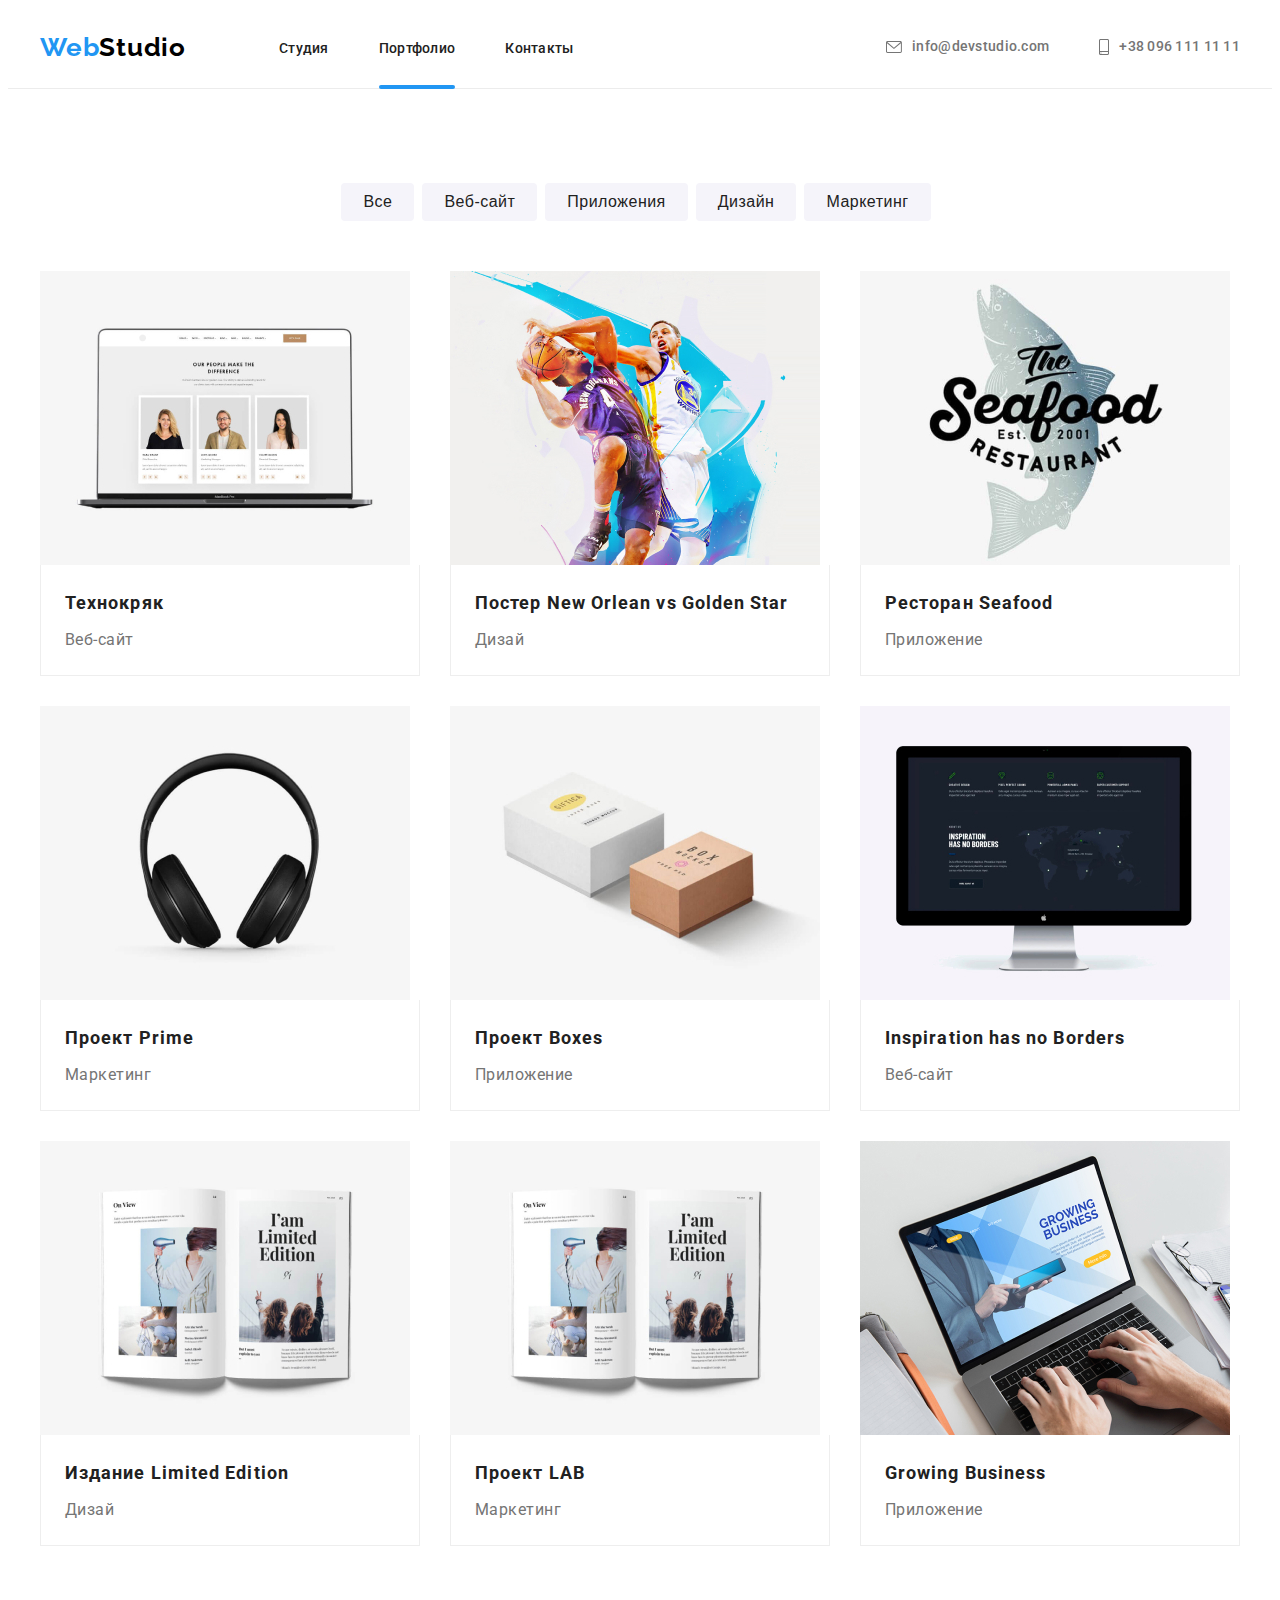
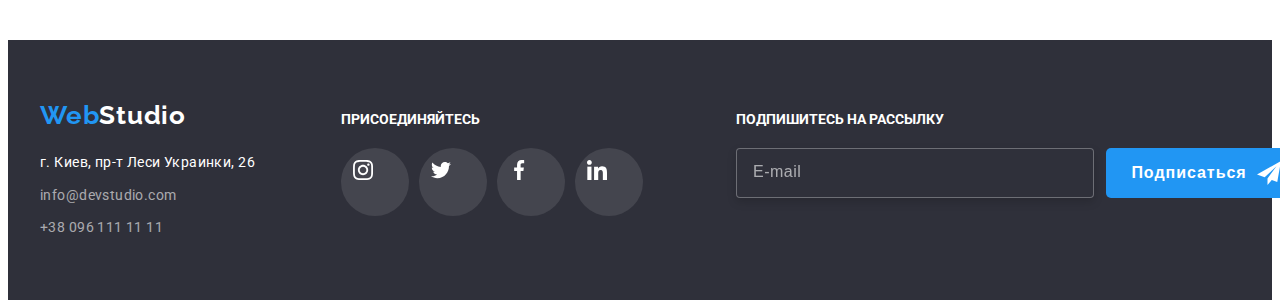
<file: portfolio.html>
<!DOCTYPE html>
<html lang="ru">

<head>
    <meta charset="UTF-8">
    <meta http-equiv="X-UA-Compatible" content="IE=edge">
    <meta name="viewport" content="width=device-width, initial-scale=1.0">
    <title lang="en">WebStudio</title>
    <link rel="preconnect" href="https://fonts.googleapis.com">
    <link rel="preconnect" href="https://fonts.gstatic.com" crossorigin>
    <link href="https://fonts.googleapis.com/css2?family=Raleway:wght@700&family=Roboto:wght@400;500;700;900&display=swap" rel="stylesheet">
    <link rel="stylesheet" href="https://cdnjs.cloudflare.com/ajax/libs/modern-normalize/1.1.0/modern-normalize.min.css"
        integrity="sha512-wpPYUAdjBVSE4KJnH1VR1HeZfpl1ub8YT/NKx4PuQ5NmX2tKuGu6U/JRp5y+Y8XG2tV+wKQpNHVUX03MfMFn9Q=="
        crossorigin="anonymous" referrerpolicy="no-referrer" />
    <link rel="stylesheet" href="./css/style.css">
</head>
<body>
<header class="header cursor">
    <div class="container header-container">
        <nav class="header-nav">
            <a href="./index.html" lang="en" class="header-first link"><span>Web</span><span
                    class="list header-second">Studio</span></a>
            <ul class="menu-list portfolio-icon-list list">
                <li class="nav-item portfolio-icon-item">
                    <a rel="nofollow" class="header-link link" href="./index.html">Студия</a>
                </li>
                <li class="nav-item">
                    <a rel="nofollow" class="header-link link current" href="./portfolio.html">Портфолио</a>
                </li>
                <li class="nav-item">
                    <a class="header-link link" href="">Контакты</a>
                </li>
            </ul>
        </nav>
        <ul class="header-conntacts list">
            <li class="nav-item">
                <a class="contact header-contact header-mail link" href="mailto:info@devstudio.com">
                    <svg class="contact-icon" width="16px" height="12px">
                        <use href="./images/icons.svg#icon-mail">
                        </use>
                    </svg>info@devstudio.com
                </a>
            </li>
            <li class="nav-item">
                <a class="contact header-contact header-tel link" href="tel:+380961111111">
                    <svg class="contact-icon" width="10px" height="16px">
                        <use href="./images/icons.svg#icon-smartphone">
                        </use>
                    </svg>
                    +38 096 111 11 11</a>
            </li>
        </ul>
    </div>
</header>
<main>
    <section class="gallery">
        <div class="container">
        <h2 class="visually-hidden">Галерея</h2>
        <ul class="list btn btn-container">     
            <li class="btn-portfolio">  
            <button class="btn btn-item btn-black btn-white btn-shadow cursor" type="button">Все</button>
            <a href="#Веб-сайт"></a>
            </li>
            <li class="btn-portfolio">
            <button class="btn btn-item btn-black btn-white btn-shadow cursor" type="button">Веб-сайт</button>
            <a href="#Приложения"></a>
            </li>
            <li class="btn-portfolio">
            <button class="btn btn-item btn-black btn-white btn-shadow cursor" type="button">Приложения</button>
            <a href="#Все"></a>
            </li>
            <li class="btn-portfolio">
            <button class="btn btn-item btn-black btn-white btn-shadow cursor" type="button">Дизайн</button>
            <a  href="#Дизайн"></a>
            </li>
            <li class="btn-portfolio">
            <button class="btn btn-item btn-black btn-white btn-shadow cursor" type="button">Маркетинг</button>
            <a href="#Маркетинг"></a>
            </li>
        </ul>
        <ul class="list gallery-list">
            <li class="gallery-item">
                <a class="link gallery-link" href="">
                    <div class="gallery-item-wrap">
                        <img class="gallery-item-icon" src="./images/1computer.jpg" alt="Computer" width="370">
                            <p class="gallery-picture-text">Технокряк это современная площадка распространения коронавируса. Компании используют
                        эту
                        платформу для цифрового
                        шпионажа и атак на защищённые сервера конкурентов.</p>
                    </div>
                    <div class="gallery-card">
                        <h3 class="gallery-title">Технокряк</h3>
                            <p class="gallery-text">Веб-сайт</p>
                    </div>
                </a>
            </li>
            <li class="gallery-item">
                <a class="link gallery-link" href="">
                    <div class="gallery-item-wrap">
                        <img src="./images/2basketball.jpg" alt="Basketball" width="370">
                            <p class="gallery-picture-text" lang="en">Lorem ipsum dolor sit amet, consectetur adipiscing elit. Suspendisse rutrum auctor enim, vitae viverra sem ultricies
                        eget. Curabitur ac scelerisque.</p>
                    </div>
                    <div class="gallery-card">
                        <h3 class="gallery-title">Постер<span lang="en"> New Orlean vs Golden Star</span></h3>
                            <p class="gallery-text">Дизай</p>
                    </div>
                </a>
            </li>
            <li class="gallery-item">
                <a class="link gallery-link" href="">
                    <div class="gallery-item-wrap">
                        <img src="./images/3seafood.jpg" alt="Seafood" width="370">
                            <p class="gallery-picture-text">Lorem ipsum dolor sit amet, consectetur adipiscing elit. Suspendisse rutrum auctor enim,
                        vitae viverra sem ultricies
                        eget. Curabitur ac scelerisque.</p>
                    </div>
                    <div class="gallery-card">
                        <h3 class="gallery-title">Ресторан <span lang="en"> Seafood</span></h3>
                            <p class="gallery-text">Приложение</p>
                    </div>
                </a>
            </li>
            <li class="gallery-item">
                <a class="link gallery-link" href="">
                    <div class="gallery-item-wrap">
                        <img src="./images/4headphones.jpg" alt="Headphones" width="370">
                            <p class="gallery-picture-text" lang="en">Lorem ipsum dolor sit amet, consectetur adipiscing elit. Suspendisse rutrum auctor enim,
                        vitae viverra sem ultricies
                        eget. Curabitur ac scelerisque.</p>
                    </div>
                    <div class="gallery-card">
                        <h3 class="gallery-title">Проект <span lang="en">Prime</span></h3>
                            <p class="gallery-text">Маркетинг</p>
                    </div>
                </a>
            </li>
            <li class="gallery-item">
                <a class="link gallery-link" href="">
                    <div class="gallery-item-wrap">
                        <img src="./images/5boxes.jpg" alt="Boxes" width="370">
                            <p class="gallery-picture-text" lang="en">Lorem ipsum dolor sit amet, consectetur adipiscing elit. Suspendisse rutrum auctor enim,
                        vitae viverra sem ultricies
                        eget. Curabitur ac scelerisque.</p>
                    </div>
                    <div class="gallery-card">
                        <h3 class="gallery-title">Проект <span lang="en">Boxes</span></h3>
                        <p class="gallery-text">Приложение</p>
                    </div>
                </a>
            </li>
            <li class="gallery-item">
                <a class="link gallery-link" href="">
                    <div class="gallery-item-wrap">
                        <img src="./images/6monitor.jpg" alt="Monitore" width="370">
                            <p class="gallery-picture-text" lang="en">Lorem ipsum dolor sit amet, consectetur adipiscing elit. Suspendisse rutrum auctor enim,
                        vitae viverra sem ultricies
                        eget. Curabitur ac scelerisque.</p>
                    </div>
                    <div class="gallery-card">
                        <h3 class="gallery-title"><span lang="en">Inspiration has no Borders</span></h3>
                        <p class="gallery-text">Веб-сайт</p>
                    </div>
                </a>
            </li>
            <li class="gallery-item">
                <a class="link gallery-link" href="">
                    <div class="gallery-item-wrap">
                        <img src="./images/7book.jpg" alt="Book" width="370">
                            <p class="gallery-picture-text" lang="en">Lorem ipsum dolor sit amet, consectetur adipiscing elit. Suspendisse rutrum auctor enim,
                        vitae viverra sem ultricies
                        eget. Curabitur ac scelerisque.</p>
                    </div>
                    <div class="gallery-card">
                        <h3 class="gallery-title">Издание <span lang="en">Limited Edition</span></h3>
                        <p class="gallery-text">Дизай</p>
                    </div>
                </a>
            </li>
            <li class="gallery-item">
                <a class="link gallery-link" href="">
                    <div class="gallery-item-wrap">
                        <img src="./images/7book.jpg" alt="Book" width="370">
                            <p class="gallery-picture-text" lang="en">Lorem ipsum dolor sit amet, consectetur adipiscing elit. Suspendisse rutrum auctor enim,
                        vitae viverra sem ultricies
                        eget. Curabitur ac scelerisque.</p>
                    </div>
                    <div class="gallery-card">
                        <h3 class="gallery-title">Проект <span lang="en">LAB</span></h3>
                            <p class="gallery-text">Маркетинг</p>
                    </div>
                </a>
            </li>
            <li class="gallery-item">
                <a class="link gallery-link" href="">
                    <div class="gallery-item-wrap">
                        <img src="./images/9work-on-computer.jpg" alt="Work on computer" width="370">
                            <p class="gallery-picture-text" lang="en">Lorem ipsum dolor sit amet, consectetur adipiscing elit. Suspendisse rutrum auctor enim,
                        vitae viverra sem ultricies
                        eget. Curabitur ac scelerisque.</p>
                    </div>
                    <div class="gallery-card">
                        <h3 class="gallery-title"><span lang="en">Growing Business</span></h3>
                            <p class="gallery-text">Приложение</p>
                    </div>
                </a>
            </li>
        </ul>
        </div>
    </section>
</main>
    <footer class="footer">
        <div class="container footer-container">
            <div class="bootom-address">
                <a href="./index.html" lang="en" class="header-first link"><span>Web</span><span
                            class="list footer-second">Studio</span></a>
                    <ul class="list contact contact-footer">
                        <li>
                            <a class="contact footer-contact-address link" rel="nofollow"
                                href="https://goo.gl/maps/RQNWH9hSLdEnsy7u5" target="_blank">г. Киев, пр-т Леси Украинки, 26</a>
                        </li>
                        <li class="contact-footer-information">
                            <a class="contact footer-contact link" href="mailto:info@devstudio.com">info@devstudio.com</a>
                        </li>
                        <li class="contact-footer-information">
                            <a class="contact footer-contact link" href="tel:+380961111111">+38 096 111 11 11</a>
                        </li>
                    </ul>
                </div>
                <div class="footer-icon">
                    <h3 class="footer-icon-title">Присоединяйтесь</h3>
                    <ul class="footer-list-icon list">
                        <li class="footer-list-icon-item">
                            <a class="link footer-link-icon" href="">
                                <svg class="footer-icon-bottom icon" width="20px" height="20px">
                                    <use href="./images/icons.svg#icon-instagram"></use>
                                </svg>
                            </a>
                        </li>
                        <li class="footer-list-icon-item">
                            <a href="" class="link footer-link-icon">
                                <svg class="footer-icon-bottom icon" width="20px" height="20px">
                                    <use href="./images/icons.svg#icon-twitter"></use>
                                </svg>
                            </a>
                        </li>
                        <li class="footer-list-icon-item">
                            <a href="" class="link footer-link-icon">
                                <svg class="footer-icon-bottom icon" width="20px" height="20px">
                                    <use href="./images/icons.svg#icon-facebook"></use>
                                </svg>
                            </a>
                        </li>
                        <li class="footer-list-icon-item">
                            <a href="" class="link footer-link-icon">
                                <svg class="footer-icon-bottom icon" width="20px" height="20px">
                                    <use href="./images/icons.svg#icon-linkedin"></use>
                                </svg>
                            </a>
                        </li>
                    </ul>
                </div>
                <div class="footer-icon-second">
                    <h3 class="footer-icon-title">Подпишитесь на рассылку</h3>
                    <form action="#" class="footer-form">
                        <label class="footer-form-title"></label>
                        <input type="email" class="footer-form-input cursor" name="mail" placeholder="E-mail" required />
                        <div>
                            <button type="submit"
                                class="btn btn-index  btn-shadow  hero-btn footer-form-btn cursor footer-btn">Подписаться
                                <svg class="footer-icon-btn icon" width="24px" height="24px">
                                    <use href="./images/icons.svg#icon-icon-send"></use>
                                </svg>
                            </button>
                        </div>
                    </form>
                </div>
        </div>
    </footer>
</body>
</html>
</file>
<file: css/style.css>
:root {
  --header-color: #ffffff;
  --primary-text-color: #757575;
  --second-text-color: #000000;
  --third-text-color: #9da4bd;
  --primary-title-color: #ffffff;
  --secondary-title-color: #212121;
  --accent-color: #2196f3;
  --accent-color-icon: #f5f4fa;
  --standart-color-icon: #afb1b8;
}

p,
h1,
h2,
h3,
h4,
h5,
h6 {
  margin: 0;
}

ul {
  margin: 0;
  padding: 0;
}

img {
  display: block;
}

body {
  font-family: "Roboto", sans-serif;
}

.container {
  width: 1200px;
  padding-left: 15px;
  padding-right: 15px;
  margin: 0 auto;
}

.visually-hidden {
  position: absolute;
  white-space: nowrap;
  width: 1px;
  height: 1px;
  overflow: hidden;
  border: 0;
  padding: 0;
  clip: rect(0 0 0 0);
  clip-path: inset(50%);
  margin: -1px;
}

.list {
  list-style: none;
}

.link {
  text-decoration: none;
}

.contact:hover,
.contact:focus {
  color: var(--accent-color);
  transition: transform 500ms cubic-bezier(0.4, 0, 0.2, 1);
}

.contact {
  transition: color 250ms cubic-bezier(0.4, 0, 0.2, 1);
}
.btn-shadow:hover,
.btn-shadow:focus {
  filter: drop-shadow(0px 4px 4px rgba(0, 0, 0, 0.25));
}

.cursor {
  cursor: pointer;
}

/* -------------header-------------- */

.menu-list {
  display: flex;
}

.header-nav {
  display: flex;
  align-items: center;
}

.header-container {
  display: flex;
}

.header-conntacts {
  display: flex;
  margin-left: auto;
  align-items: center;
}

.header-conntacts {
  padding: 0;
  align-items: center;
}

.nav-item:not(:last-child) {
  margin-right: 50px;
  height: 16px;
}

.header {
  padding-top: 24px;
  padding-bottom: 25px;
  border-bottom: 1px solid #ececec;
  align-items: center;
}

.header-first {
  font-family: Raleway, sans-serif;
  font-style: normal;
  font-weight: 700;
  font-size: 26px;
  line-height: 1.19;
  letter-spacing: 0.03em;
  color: var(--accent-color);
  margin-right: 93px;
}

.header-second {
  color: var(--second-text-color);
}

.header-link {
  font-weight: 500;
  font-size: 14px;
  line-height: 1.14;
  letter-spacing: 0.02em;
  color: var(--secondary-title-color);
  transition: color 250ms cubic-bezier(0.4, 0, 0.2, 1);
}

.header-link:hover,
.header-link:focus {
  color: var(--accent-color);
}

.contact-icon {
  margin-right: 10px;
}

.contact-icon::before {
  fill: currentColor;
}

.contact-icon {
  fill: currentColor;
}

.contact-icon:focus,
.contact-icon:hover {
  fill: var(--accent-color);
  transition: transform 500ms cubic-bezier(0.4, 0, 0.2, 1);
}

.header-contact {
  display: flex;
  align-items: center;
  justify-content: center;
  font-weight: 500;
  font-size: 14px;
  line-height: 1.14;
  letter-spacing: 0.02em;
  color: var(--primary-text-color);
}

.header-link.current::after {
  content: "";
  display: block;
  width: 100%;
  height: 4px;
  background: var(--accent-color);
  border-radius: 2px;
  position: relative;
  top: 28px;
}
/* -------------hero-------------- */

.hero {
  max-width: 1600px;
  margin: 0 auto;
  background-image: linear-gradient(
      to right,
      rgba(47, 48, 58, 0.4),
      rgba(47, 48, 58, 0.4)
    ),
    url(../images/background-img.jpg);
  background-repeat: no-repeat;
  background-size: cover;
  background-position: center;
  background-color: #c4c4c4;
  height: 600px;
  padding-top: 200px;
  padding-bottom: 200px;
}

.hero-title {
  font-weight: 900;
  font-size: 44px;
  line-height: 1.36;
  text-align: center;
  letter-spacing: 0.06em;
  text-transform: uppercase;
  color: var(--primary-title-color);
}

.hero-btn {
  font-weight: 700;
  font-size: 16px;
  line-height: 1.87;
  display: flex;
  letter-spacing: 0.06em;
  color: var(--primary-title-color);
  background: var(--accent-color);
}

.hero-btn {
  background-color: var(--accent-color);
}

.btn-index {
  border: 1px var(--second-text-color);
  border-radius: 5px;
  min-width: 200px;
  margin: 0 auto;
  height: 50px;
  align-items: center;
  justify-content: center;
}

.btn-margin {
  margin-top: 30px;
}

.backdrop {
  position: fixed;
  top: 0;
  left: 0;
  width: 100%;
  height: 100%;
  background: rgba(0, 0, 0, 0.2);
  z-index: 2;
  transition: transform 250ms cubic-bezier(0.4, 0, 0.2, 1);
}

.backdrop.is-hidden {
  opacity: 0;
  pointer-events: none;
}

.modal {
  position: absolute;
  top: 50%;
  left: 50%;
  transform: translate(-50%, -50%);
  min-width: 528px;
  min-height: 581px;
  background: var(--primary-title-color);
  border-radius: 4px;

  padding: 40px;
}

.btn-shadow {
  transition: filter 250ms cubic-bezier(0.4, 0, 0.2, 1);
}

.btn-modal {
  display: flex;
  align-items: center;
  justify-content: center;
  width: 30px;
  height: 30px;
  position: absolute;
  top: 8px;
  right: 8px;
  border: 1px solid;
  border-radius: 50%;
  background: var(--primary-title-color);
  border: 1px solid rgba(0, 0, 0, 0.1);
  box-sizing: border-box;
  box-shadow: 0px 1px 3px rgba(0, 0, 0, 0.12), 0px 1px 1px rgba(0, 0, 0, 0.14),
    0px 2px 1px rgba(0, 0, 0, 0.2);
}

.modal-close-icon {
  color: var(--primary-title-color);
  transition: color 250ms cubic-bezier(0.4, 0, 0.2, 1);
}

.modal-close-icon:hover,
.modal-close-icon:focus {
  fill: var(--accent-color);
}

/*...........modal............*/

.modal-btn {
  border: 1px solid #999999;
  background-color: transparent;
  width: 30px;
  height: 30px;
  border-radius: 50%;
  position: absolute;
  top: 10px;
  right: 10px;
  display: flex;
  align-items: center;
  justify-content: center;

  color: #999999;

  transition: color 250ms cubic-bezier(0.4, 0, 0.2, 1);
}

.modal-btn:hover,
.modal-btn:focus {
  color: var(--accent-color);
}

.modal-form {
  display: flex;
  flex-direction: column;
}

.modal-form-head {
  font-weight: 700;
  font-size: 20px;
  line-height: 1.15;
  text-align: center;
  letter-spacing: 0.03em;
  color: var(--secondary-title-color);
  margin-bottom: 12px;
}

.modal-form-field {
  font-weight: 400;
  font-size: 12px;
  line-height: 1.16;
  letter-spacing: 0.01em;

  color: var(--primary-text-color);
  margin-bottom: 10px;
}

.modal-form-wrapper {
  position: relative;
  display: block;

  margin-top: 6px;
}

.modal-form-input {
  width: 100%;
  height: 40px;
  padding-left: 42px;
  border: 1px solid rgba(33, 33, 33, 0.2);
  box-sizing: border-box;
  border-radius: 4px;
  transition: border-color 250ms cubic-bezier(0.4, 0, 0.2, 1);
}

.modal-form-input:focus {
  outline: none;
  border-color: var(--accent-color);
}

.modal-form-icon {
  display: block;
  width: 18px;
  height: 18px;

  position: absolute;
  top: 50%;
  left: 12px;
  transform: translateY(-50%);
  transition: background-color 250ms cubic-bezier(0.4, 0, 0.2, 1);
}

.modal-form-input:focus + .modal-form-icon {
  fill: var(--accent-color);
}

.modal-form-message {
  width: 100%;
  height: 120px;

  margin-top: 6px;
  padding: 12px 16px;

  border: 1px solid rgba(33, 33, 33, 0.2);
  box-sizing: border-box;
  border-radius: 4px;

  resize: none;

  transition: border-color 250ms cubic-bezier(0.4, 0, 0.2, 1);
}

.modal-form-message::placeholder {
  font-weight: 400;
  font-size: 14px;
  line-height: 1.14;
  letter-spacing: 0.01em;
  color: rgba(117, 117, 117, 0.5);
}

.modal-form-message:focus {
  outline: none;
  border-color: var(--accent-color);
}

.modal-form-checkbox-label {
  display: flex;
  align-items: center;
  justify-content: center;
  font-weight: 400;
  font-size: 14px;
  line-height: 1.71;
  letter-spacing: 0.03em;
  color: var(--primary-text-color);
  margin-bottom: 30px;
}

.modal-form-checkbox-label::before {
  display: block;
  content: "";
  width: 16px;
  height: 15px;
  margin-right: 6px;
  border-radius: 2px;
  border: 2px solid #212121;
  cursor: pointer;
  background-image: url(images/off.svg);
}

.modal-form-checkbox:checked + .modal-form-checkbox-label::before {
  background-color: var(--accent-color);
  background-image: url(../images/icon-check.svg);
  border-color: var(--accent-color);
  background-size: contain;
  background-origin: border-box;
  background-repeat: no-repeat;
  background-position: center;
}

.modal-form-checkbox:focus + .modal-form-checkbox-label::before {
  outline: 2px solid #2196f3;
}

.modal-form-checkbox-label .modal.form.btn {
  padding: 10px 55px;
}

.modal-form-link {
  font-weight: normal;
  font-size: 14px;
  line-height: 1.71;
  letter-spacing: 0.03em;
  text-decoration-line: underline;
  color: var(--accent-color);
}
/* -------------about-------------- */

.about {
  padding-top: 94px;
}
.about-list {
  display: flex;
  align-items: center;
}

.about-container {
  width: 270px;
}

.about-container:not(:last-child) {
  margin-right: 30px;
}

.about-icon-background {
  display: flex;
  justify-content: center;
  align-items: center;
  margin-bottom: 30px;
  height: 120px;
  width: 270px;
  background-color: var(--accent-color-icon);
  border-radius: 4px;
}

.about-title {
  font-weight: 700;
  font-size: 14px;
  line-height: 1.14;
  letter-spacing: 0.03em;
  text-transform: uppercase;
  color: var(--secondary-title-color);
}

.about-text {
  font-weight: 400;
  font-size: 14px;
  line-height: 1.71;
  letter-spacing: 0.03em;
  margin-top: 10px;
  color: var(--primary-text-color);
}

/* -------------project-------------- */

.project {
  padding-top: 94px;
  padding-bottom: 94px;
}
.project-title {
  border: 64px;
}

.img-list-container {
  list-style: none;
  display: flex;
  text-align: center;
  margin-top: 50px;
}

.img-list:not(:last-child) {
  margin-right: 30px;
}

.project-title {
  font-weight: 700;
  font-size: 36px;
  line-height: 1.17;
  text-align: center;
  letter-spacing: 0.03em;
  color: var(--secondary-title-color);
}

.project-title-text {
  position: absolute;
  bottom: 0;
  left: 0;
  width: 370px;
  height: 70px;
  padding-top: 27px;
  padding-bottom: 27px;
  color: var(--primary-title-color);
  background-color: rgba(47, 48, 58, 0.8);
  font-weight: 700;
  font-size: 14px;
  line-height: 1.14;
  text-align: center;
  letter-spacing: 0.03em;
  text-transform: uppercase;
}

.img-list-text {
  position: relative;
}

/* -------------team-------------- */

.team {
  background-color: #f5f4fa;
  padding-top: 94px;
  padding-bottom: 94px;
}

.team-container {
  display: flex;
  margin-top: 50px;
  align-items: center;
  margin-inline: auto;
}

.team-information:not(:last-child) {
  margin-right: 30px;
}

.team-text {
  padding-top: 10px;
}

.team-list {
  padding-top: 30px;
  padding-bottom: 30px;
}

.team-shadow {
  background: var(--primary-title-color);
  box-shadow: 0px 1px 3px rgba(0, 0, 0, 0.12), 0px 1px 1px rgba(0, 0, 0, 0.14),
    0px 2px 1px rgba(0, 0, 0, 0.2);
  border-radius: 0px 0px 4px 4px;
}

.team-title {
  font-weight: 700;
  font-size: 36px;
  line-height: 1.17;
  text-align: center;
  letter-spacing: 0.03em;
  color: var(--secondary-title-color);
}

.team-name {
  font-weight: 500;
  font-size: 16px;
  line-height: 1.19;
  text-align: center;
  letter-spacing: 0.03em;
  color: var(--secondary-title-color);
}

.team-text {
  font-weight: 400;
  font-size: 16px;
  line-height: 1.19;
  text-align: center;
  letter-spacing: 0.03em;
  color: var(--primary-text-color);
}

.list-icon {
  display: flex;
  align-items: center;
  margin-right: auto;
  margin-left: auto;
  padding-left: 32px;
  padding-top: 16px;
}

.list-icon-item .link {
  display: flex;
  padding: 12px;
  border-radius: 50%;
  width: 44px;
  height: 44px;
  fill: var(--standart-color-icon);
  transition: fill 250ms cubic-bezier(0.4, 0, 0.2, 1),
    background 250ms cubic-bezier(0.4, 0, 0.2, 1);
}

.list-icon-item:not(:last-child) {
  margin-right: 10px;
}

.icon-bottom.icon {
  padding: 0;
}

.list-icon-item .link:hover,
.list-icon-item .link:focus {
  background: var(--accent-color);
  fill: var(--header-color);
}

/* -------------clients-------------- */

.clients {
  display: flex;
  padding-top: 94px;
  padding-bottom: 94px;
}

.clients-title {
  font-weight: 700;
  font-size: 36px;
  line-height: 1.17;
  text-align: center;
  letter-spacing: 0.03em;
  color: var(--secondary-title-color);
  margin-bottom: 50px;
}

.clients-list {
  display: flex;
}

.clients-list .clients-box {
  width: calc((100% - 150px) / 6);
  margin-right: 30px;
  margin-bottom: 30px;
}

.clients-list .clients-box:nth-child(6n) {
  margin-right: 0;
}

.clients-list .clients-box:nth-last-child(-n + 6) {
  margin-bottom: 0;
}

.clients-name {
  display: flex;
  justify-content: center;
  align-items: center;
  height: 92px;
  width: 170px;
  border: 1px solid #afb1b8;
  border-radius: 4px;
  color: var(--standart-color-icon);
  transition: color 250ms cubic-bezier(0.4, 0, 0.2, 1),
    border-color 250ms cubic-bezier(0.4, 0, 0.2, 1);
}

.clients-icon {
  fill: currentColor;
}

.clients-name:hover,
.clients-name:focus {
  border-color: var(--accent-color);
  color: var(--accent-color);
}

/* -------------footer-------------- */

.contact-footer {
  margin-top: 20px;
}

.contact-footer-information {
  margin-top: 9px;
}

.footer-first {
  font-family: Raleway, sans-serif;
  font-style: normal;
  font-weight: 700;
  font-size: 26px;
  line-height: 1.19;
  letter-spacing: 0.03em;
  color: var(--accent-color);
}

.footer-second {
  color: var(--header-color);
}

.footer-contact {
  font-weight: 400;
  font-size: 14px;
  line-height: 1.7;
  letter-spacing: 0.03em;
  color: rgba(255, 255, 255, 0.6);
}

.footer-contact-address {
  font-weight: 400;
  font-size: 14px;
  line-height: 1.71;
  letter-spacing: 0.03em;
  color: var(--header-color);
}

.footer {
  background-color: #2f303a;
  padding-bottom: 60px;
  padding-top: 60px;
  border-top: 60px;
}

.footer-container {
  display: flex;
  align-items: baseline;
}

.bootom-address {
  max-width: 231px;
}

.footer-icon-title {
  margin-top: 0;
  margin-bottom: 20px;
  font-weight: 700;
  font-size: 14px;
  line-height: 1.14;
  text-transform: uppercase;
  color: var(--primary-title-color);
}

.footer-list-icon {
  display: flex;
  margin-top: 0;
  margin-bottom: 0;
  align-items: center;
  margin-left: auto;
  margin-right: auto;
  padding-left: 0;
}

.footer-list-icon-item .link {
  display: flex;
  width: calc((100%-30px) / 9);
  padding: 12px;
  width: 44px;
  height: 44px;
  color: var(--primary-title-color);
  background-color: rgba(255, 255, 255, 0.1);
  border-radius: 50%;
}

.footer-list-icon-item:not(:last-child) {
  margin-right: 10px;
}

.footer-link-icon {
  fill: currentColor;
  transition: background 250ms cubic-bezier(0.4, 0, 0.2, 1);
}

.footer-list-icon-item .link:hover,
.footer-list-icon-item .link:focus {
  background: var(--accent-color);
}

.footer-icon {
  margin-left: 70px;
  margin-right: 93px;
}

.footer-form {
  display: flex;
}

.footer-icon-secon {
  background: #2f303a;
  width: 570px;
  height: 86px;
}
.footer-form-title {
  margin-top: 0;
  margin-bottom: 20px;
}

.footer-form-input {
  width: 358px;
  height: 50px;
  background: #2f303a;
  border: 1px solid rgba(255, 255, 255, 0.3);
  box-sizing: border-box;
  filter: drop-shadow(0px 4px 4px rgba(0, 0, 0, 0.15));
  border-radius: 4px;
  margin-right: 12px;
  padding-left: 16px;
  color: var(--accent-color-icon);
}

.footer-form-input::placeholder {
  padding-top: 15px;
  font-weight: 400;
  font-size: 16px;
  line-height: 1.25;
  display: flex;
  align-items: center;
  letter-spacing: 0.03em;
  color: rgba(255, 255, 255, 0.6);
}

.footer.btn {
  margin-left: 12px;
}

.footer-icon-btn {
  margin-left: 10px;
}

/* -------------portfolio-------------- */

/* -------------btn-------------- */

.footer-portfolio {
  margin-top: 94px;
}

.btn-container {
  display: flex;
  justify-content: center;
  align-items: center;
  margin-bottom: 50px;
}

.btn-portfolio {
  margin-right: 8px;
}

.btn-item {
  height: 38px;
  min-width: 73px;
  background: #f5f4fa;
  border: 1px var(--second-text-color);
  border-radius: 4px;
  padding: 6px 22px;
}

.btn-black {
  font-weight: 500;
  font-size: 16px;
  line-height: 1.62;
  text-align: center;
  letter-spacing: 0.03em;
  color: var(--secondary-title-color);
}

.btn-white {
  transition: background 250ms cubic-bezier(0.4, 0, 0.2, 1),
    color 250ms cubic-bezier(0.4, 0, 0.2, 1);
}

.btn-white:focus,
.btn-white:hover {
  font-family: Roboto, sans-serif;
  font-style: normal;
  font-weight: 500;
  font-size: 16px;
  line-height: 1.62;
  text-align: center;
  letter-spacing: 0.03em;
  color: var(--header-color);
  background-color: var(--accent-color);
}

/* -------------gallery-------------- */

.gallery {
  padding-top: 94px;
  padding-bottom: 94px;
}

.gallery-title {
  font-weight: 700;
  font-size: 18px;
  line-height: 2;
  letter-spacing: 0.06em;
  color: var(--secondary-title-color);
}

.gallery-text {
  padding-top: 4px;
}

.gallery-text {
  font-weight: 400;
  font-size: 16px;
  line-height: 1.87;
  letter-spacing: 0.03em;
  color: var(--primary-text-color);
}

.gallery-list {
  display: flex;
  flex-wrap: wrap;
  margin-top: -30px;
  margin-left: -30px;
}

.gallery-item {
  flex-basis: calc(100% / 3 - 30px);
  margin-top: 30px;
  margin-left: 30px;
}

.gallery-card {
  padding: 20px 24px 20px 24px;
  border-left: 1px solid #eeeeee;
  border-right: 1px solid #eeeeee;
  border-bottom: 1px solid #eeeeee;
}

.gallery-link {
  display: block;
  transition: color 250ms cubic-bezier(0.4, 0, 0.2, 1),
    background 250ms cubic-bezier(0.4, 0, 0.2, 1),
    box-shadow 250ms cubic-bezier(0.4, 0, 0.2, 1);
}

.gallery-link:hover,
.gallery-link:focus {
  box-shadow: 0px 1px 1px rgba(0, 0, 0, 0.12), 0px 4px 4px rgba(0, 0, 0, 0.06),
    1px 4px 6px rgba(0, 0, 0, 0.16);
}

.gallery-item-wrap {
  position: relative;
  overflow: hidden;
}

.gallery-picture-text {
  position: absolute;
  top: 0;
  left: 0;
  color: var(--primary-title-color);
  font-weight: 400;
  font-size: 18px;
  line-height: 1.56;
  letter-spacing: 0.03em;
  text-shadow: 0px 4px 4px rgba(0, 0, 0, 0.25);
  background: rgba(33, 150, 243, 0.9);
  padding: 63px 24px;
  height: 100%;
  transform: translateY(100%);
  transition: transform 250ms cubic-bezier(0.4, 0, 0.2, 1);
}

.gallery-item:hover .gallery-picture-text {
  transform: translateY(0);
}

/* -------------footer-------------- */
</file>
